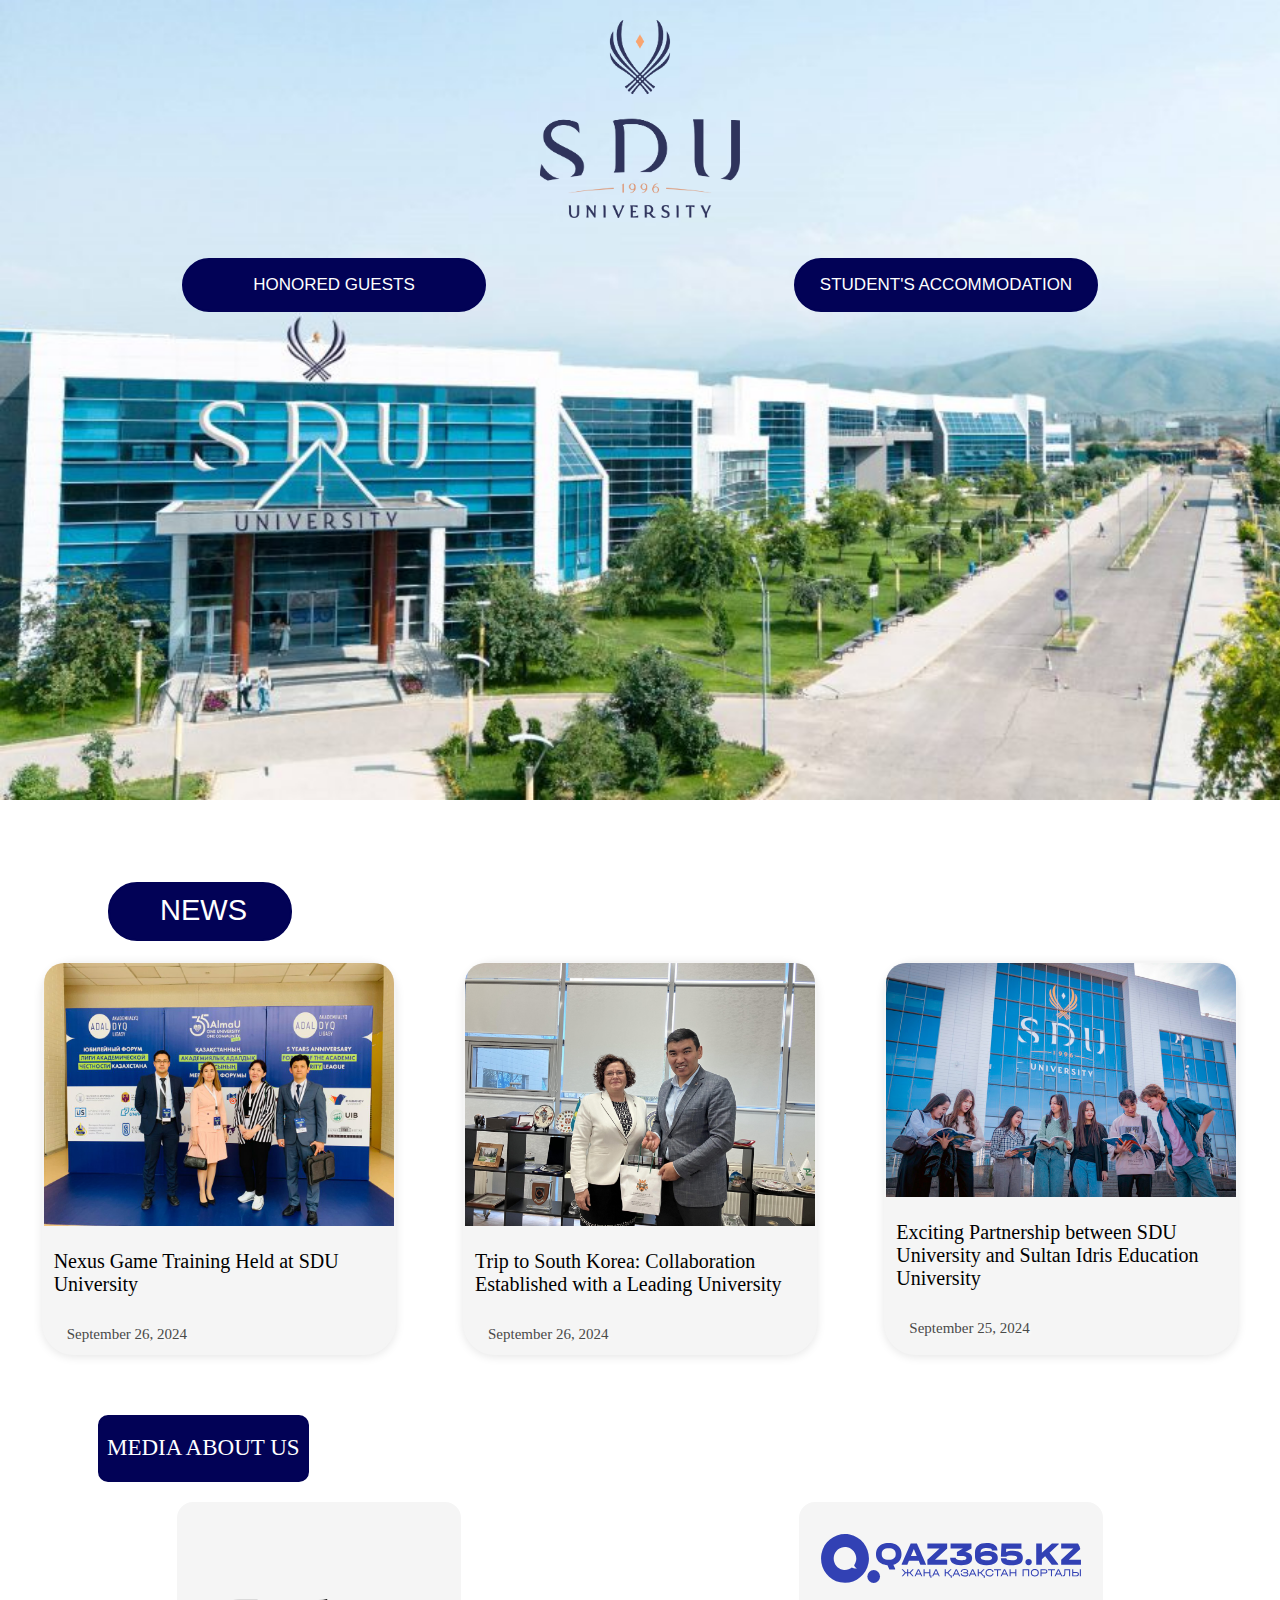
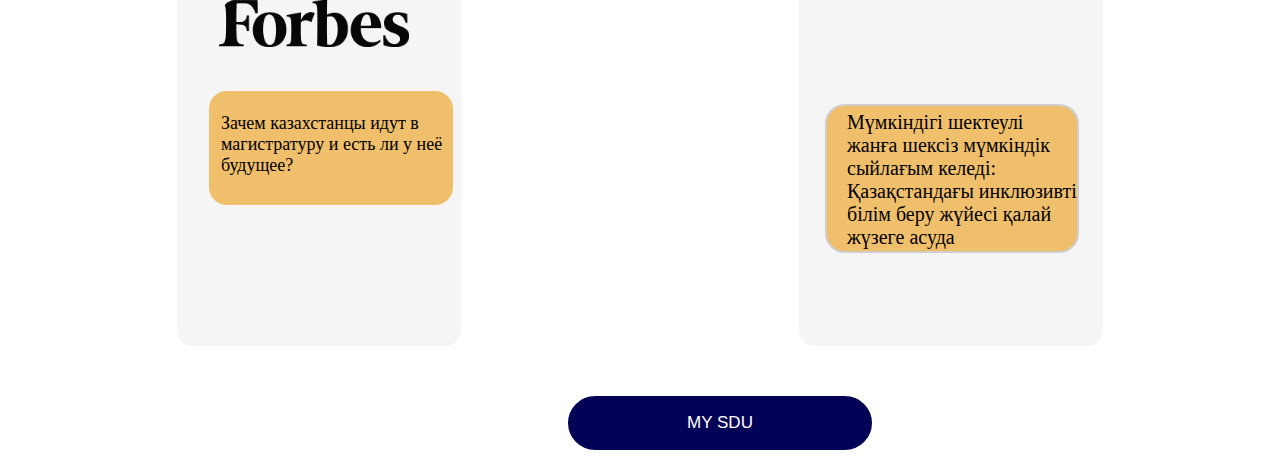
<file: index.html>
<!DOCTYPE html>
<html>
<head>
    <meta charset="UTF-8" />
    <title>project</title>
    <link rel="stylesheet" href="style.css">
    <link rel="preconnect" href="https://fonts.googleapis.com">
<link rel="preconnect" href="https://fonts.gstatic.com" crossorigin>
<link href="https://fonts.googleapis.com/css2?family=Archivo+Black&family=Gowun+Batang:wght@400;700&display=swap" rel="stylesheet">
    <style>
        .forbes2 a {
            text-decoration: none; 
            color: black;
        }
        
        .forbes2 a:hover {
            text-decoration: underline; 
        }
        ::selection {
            background-color:rgb(2, 2, 86);
            color: white;
        }

        ::-moz-selection {
            background-color: rgb(2, 2, 86); 
            color: white;
        }
        .text8 a {
            text-decoration: none; 
            color: black;
        }
        
        .text8 a:hover {
            text-decoration: underline; 
        }
        .second a {
            text-decoration: none; 
            color: rgb(255, 255, 255);
        }
        
        .second a:hover {
            text-decoration: underline; 
        }
        .first a {
            text-decoration: none; 
            color: rgb(255, 255, 255);
        }
        
        .first a:hover {
            text-decoration: underline; 
        }
        .mysdu a {
            text-decoration: none; 
            color: rgb(255, 255, 255);
        }
        
        .mysdu a:hover {
            text-decoration: underline; 
        }
    </style>
   
</head>
<body>
    <div class="logo">
        <img src="logo.png" width="200px"; height="200px">
    </div>
    <div class="flex">
<div class="first">
   <a href="about.html">HONORED GUESTS</a>
</div>
<div class="second">
   <a href="dormitary.html">STUDENT'S ACCOMMODATION</a>
</div>
</div>
<div class="news">
    NEWS
</div>
<div class="flex2">
    <div class="container"> 
        <div class="image2">
            <img src="90a2396d-acd1-4391-a703-4420e5553796-1-1024x768.jpg" width="350px"; height="250px"; border-radius="50%">
           </div>
            <div class="text2">
                Nexus Game Training Held at SDU University
</div>
   <div class="text3">
September 26, 2024
   </div>
</div>
<div class="container2">
    <img src="unnamed-1-scaled-1.jpg" height="250px"; width="350px">
    <div class="text4">
        Trip to South Korea: Collaboration Established with a Leading University
    </div>
    <div class="text5">
        September 26, 2024
    </div>
</div>
<div class="container3">
    <img src="7b1632dc-b879-4c30-9130-487038e5043b.jpg" width="350px"; height="250px">
    <div class="text6">
        Exciting Partnership between SDU University and Sultan Idris Education University
    </div>
    <div class="text7">
        September 25, 2024
    </div>
</div>
</div>
<div class="media">
    MEDIA ABOUT US
</div>
<div class="flex3">
<div class="forbes">
    <div class="img">
    <img src="1684047438forbes-logo-png.png" height="35px"; width="150px">
   </div>
    <div class="forbes2">
       <a href="https://forbes.kz/articles/est_li_buduschee_u_magistraturyi_v_kazahstane">Зачем казахстанцы идут в <br>магистратуру и есть ли у неё будущее?</a>
    </div>
</div>
<div class="vlast">
    <div class="img3">
<img src="365-logo.svg">
    </div>
    <div class="text8">
       <a href="https://qaz365.kz/education/6872-mumkindigi-shekteuli-zhanga-sheksiz-mumkindik-syilagym-keledi-kazakstandagy-inkliuzivti-bilim-beru-zhuiesi-kalai-zhuzege-asuda/"> Мүмкіндігі шектеулі жанға шексіз мүмкіндік сыйлағым келеді: Қазақстандағы инклюзивті білім беру жүйесі қалай жүзеге асуда</a>
    </div>
</div>
</div>
<div class="mysdu">
    <a href="mysdu.html">MY SDU</a>
</div>










</body>
</html>
</file>
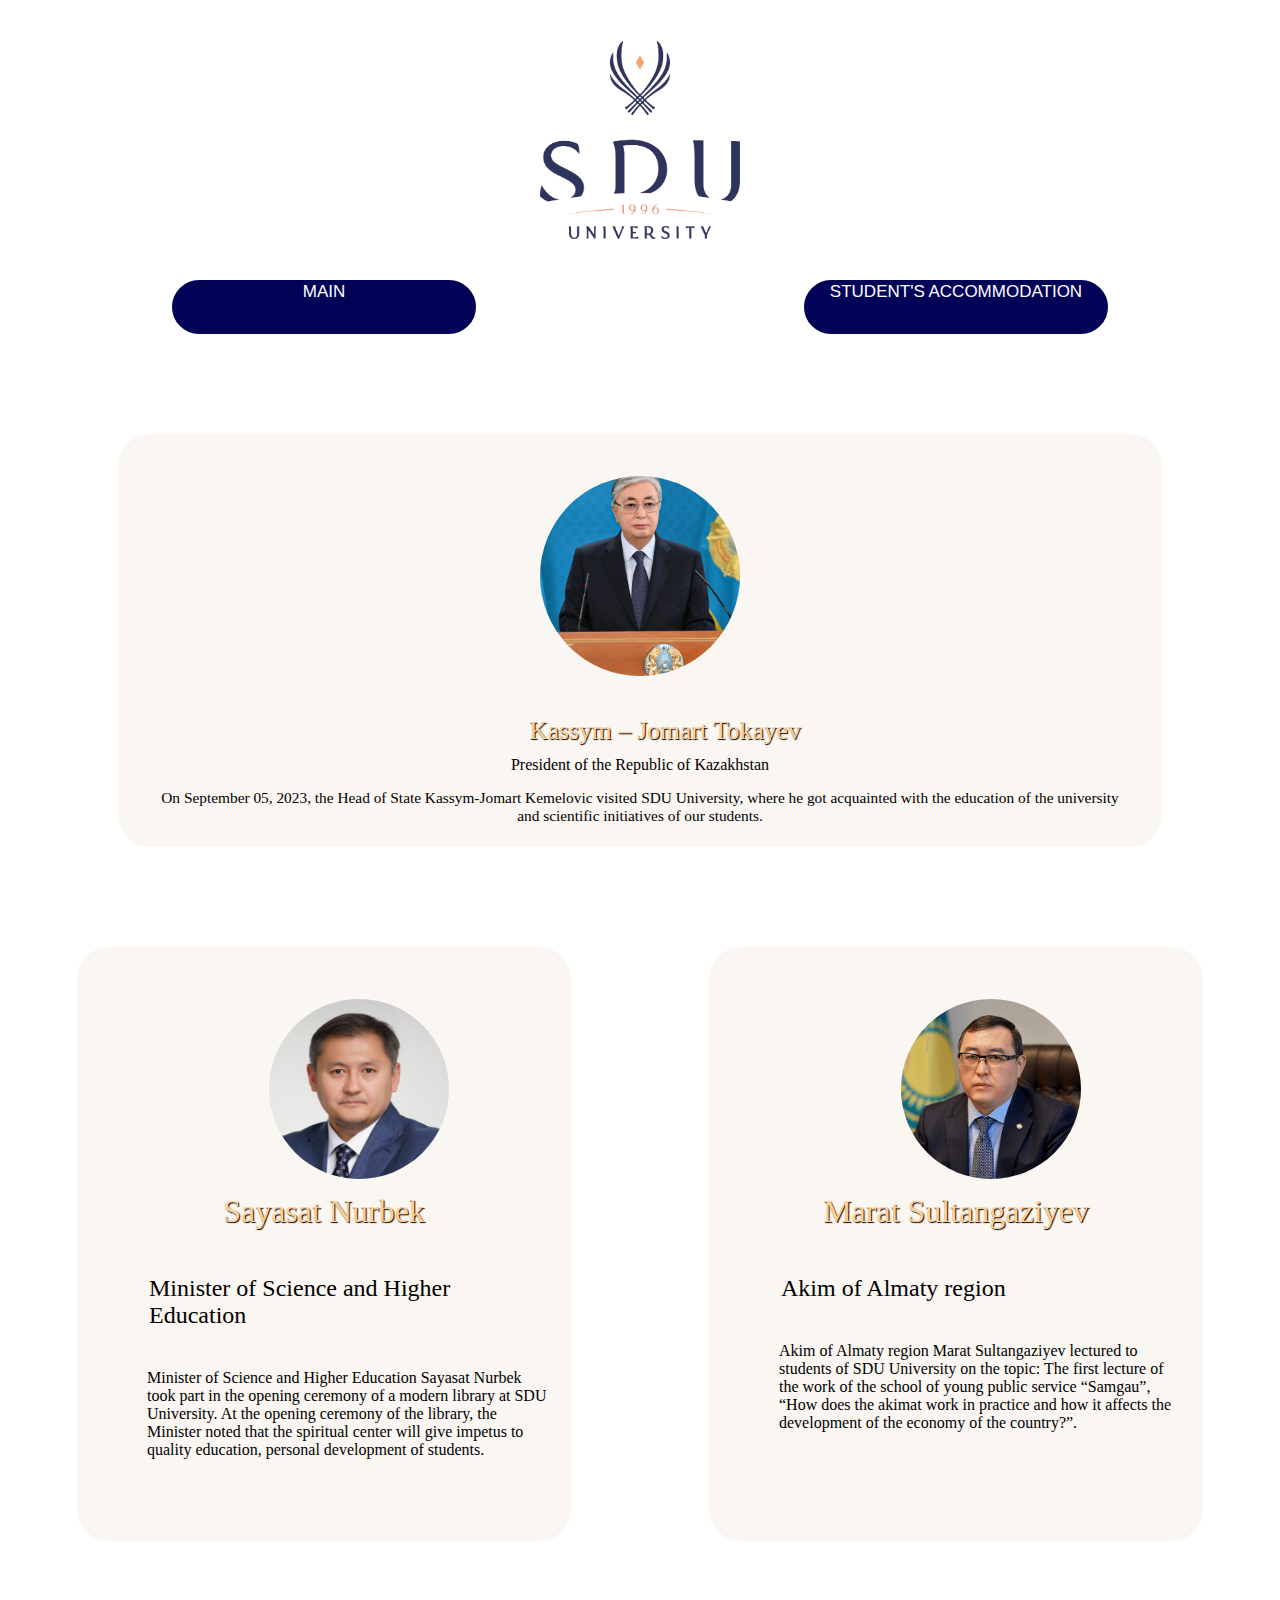
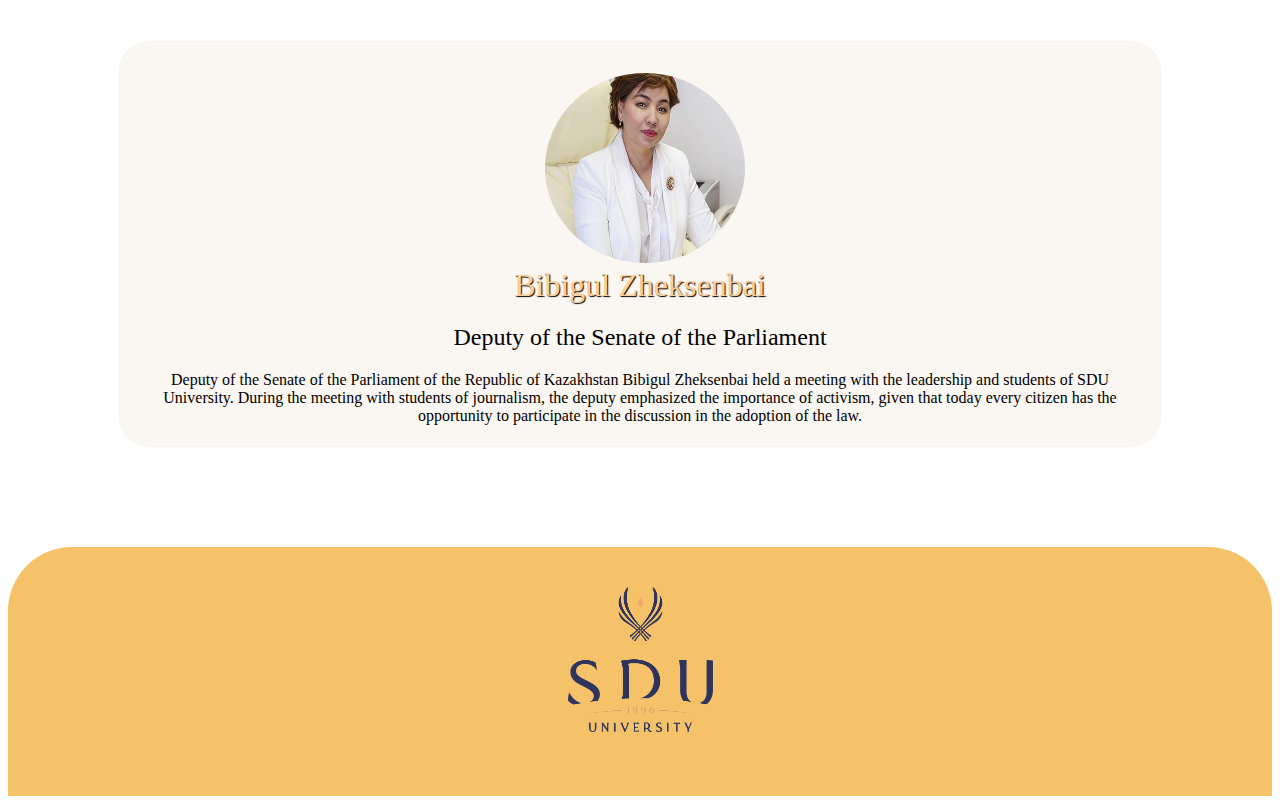
<file: about.html>
<!DOCTYPE html>
<html>

<head>
    <meta charset="UTF-8" />
    <title>title</title>
    <link rel="stylesheet" href="about.css">
    <link rel="preconnect" href="https://fonts.googleapis.com">
    <link rel="preconnect" href="https://fonts.gstatic.com" crossorigin>
    <link href="https://fonts.googleapis.com/css2?family=Archivo+Black&family=Gowun+Batang:wght@400;700&display=swap"
        rel="stylesheet">
    <style>
        .first a {
            text-decoration: none;
            color: rgb(255, 255, 255);
        }

        .first a:hover {
            text-decoration: underline;
        }

        .second a {
            text-decoration: none;
            color: rgb(255, 255, 255);
        }

        .second a:hover {
            text-decoration: underline;
        }
    </style>
</head>

<body>
    <div class="logo">
        <img src="logo.png" width="200px" ; height="200px">
    </div>
    <div class="container">
    <div class="first">
        <a href="index.html"> MAIN</a>
    </div>
    <div class="second">
        <a href="dormitary.html">STUDENT'S ACCOMMODATION</a>
    </div>
    </div>
    <div class="Honored">
        <img src="2209.jpg.webp" class="img">
        <div class="name">
            Kassym – Jomart Tokayev
        </div>
        <div class="name2">
            President of the Republic of Kazakhstan
        </div>
        <div class="name3">
            On September 05, 2023, the Head of State Kassym-Jomart Kemelovic visited SDU University, where he got
            acquainted with the education of the university and scientific initiatives of our students.
        </div>
    </div>
    <div class="flex">
        <div class="sayasat">
            <img src="portrait-nurbek-sayasat-2.jpg" class="saya">
            <div class="saya2">
                Sayasat Nurbek
            </div>
            <div class="saya3">
                Minister of Science and Higher Education
            </div>
            <div class="saya4">
                Minister of Science and Higher Education Sayasat Nurbek took part in the opening ceremony of a modern
                library at SDU University. At the opening ceremony of the library, the Minister noted that the spiritual
                center will give impetus to quality education, personal development of students.
            </div>
        </div>
        <div class="marat">
            <img src="ezgif.com-gif-maker-8.png" class="mara">
            <div class="marat2">
                Marat Sultangaziyev
            </div>
            <div class="marat3">
                Akim of Almaty region
            </div>
            <div class="marat4">
                Akim of Almaty region Marat Sultangaziyev lectured to students of SDU University on the topic:
                The first lecture of the work of the school of young public service “Samgau”, “How does the akimat work
                in practice and how it affects the development of the economy of the country?”.
            </div>
        </div>
    </div>
    <div class="bika">
        <img src="bika.jpg" class="bikap">
        <div class="bika2">
            Bibigul Zheksenbai
        </div>
        <div class="bika3">
            Deputy of the Senate of the Parliament
        </div>
        <div class="bika4">
            Deputy of the Senate of the Parliament of the Republic of Kazakhstan Bibigul Zheksenbai held a meeting with
            the leadership and students of SDU University. During the meeting with students of journalism, the deputy
            emphasized the importance of activism, given that today every citizen has the opportunity to participate in
            the discussion in the adoption of the law.
        </div>
    </div>
    <div class="footer">
        <div class="image4">
            <img src="logo.png" width="145px" ; height="145px">
        </div>
    </div>















</body>

</htm
</file>
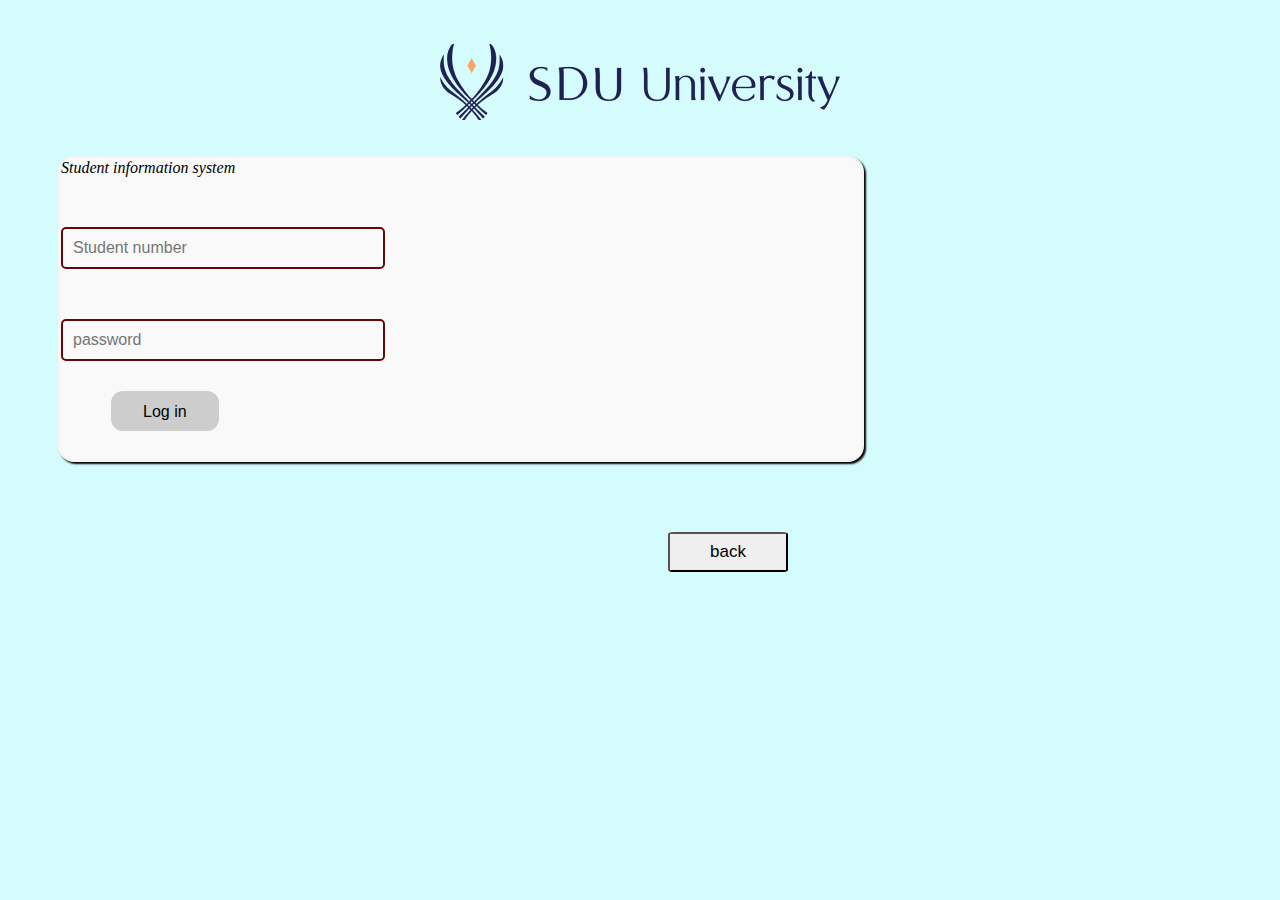
<file: mysdu.html>
<!DOCTYPE html>
<html>

<head>
    <meta charset="UTF-8" />
    <title>title</title>
    <link rel="stylesheet" href="my.css">
    <style>
        .styled-input {
            width: 300px;
            padding: 10px;
            font-size: 16px;
            border: 2px solid #630a09;
            border-radius: 5px;
            background-color: #f9f9f9;
            color: #333;
            margin-left: -50px;
        }

        .styled-input:focus {
            border-color: #555;
            outline: none;
        }
    </style>
</head>

<body>
    <div class="image">
        <img src="login-logo-ps.png">
    </div>
    <div class="container">
        <div class="student">
            <em>Student information system</em>
        </div>
        <div class="username">
            <input type="text" placeholder="Student number" class="styled-input">
        </div>
        <div class="password">
            <input type="password" placeholder="password" class="input2">
        </div>
        <input type="button" value="Log in" class="styled-button">
    </div>
    <div class="back">
        <button onclick="history.back()" class="back-button">back</button>
    </div>












</body>

</html>
</file>
<file: style.css>
.logo {
    display: flex;                
    justify-content: center;      
    align-items: center;         
    margin: 20px 0;             
}

.logo img {
    width: 20vw;                  
    height: auto;                  
    max-width: 200px;            
    object-fit: cover;           
}


@media (max-width: 768px) {
    .logo img {
        width: 30vw;              
        max-width: 150px;        
    }
}

@media (max-width: 480px) {
    .logo img {
        width: 40vw;            
        max-width: 100px;         
    }
}
/*.first{ 
    font-size: 17px;
    border: 2px solid rgb(2, 2, 86);
    background-color: rgb(2, 2, 86);
    border-radius: 2em;
    color: white;
    width: 300px;
    height: 30px;
    padding-top: 10px;
    text-align: center;
    font-family: 'Trebuchet MS', 'Lucida Sans Unicode', 'Lucida Grande', 'Lucida Sans', Arial, sans-serif;
}
.second{
    padding-left: 55px;
    font-size: 17px;
    border: 2px solid rgb(2, 2, 86);
    background-color: rgb(2, 2, 86);
    border-radius: 2em;
    color: white;
    width: 300px;
    height: 30px;
    padding-top: 10px;
    font-family: 'Trebuchet MS', 'Lucida Sans Unicode', 'Lucida Grande', 'Lucida Sans', Arial, sans-serif;
}*/
.flex {
    display: flex; 
    justify-content: space-around; 
    align-items: center; 
    padding: 20px;  
}

.first, .second {
    font-size: 17px; 
    border: 2px solid rgb(2, 2, 86);
    background-color: rgb(2, 2, 86); 
    border-radius: 2em; 
    color: white; 
    width: 300px;
    height: 50px; 
    display: flex; 
    justify-content: center; 
    align-items: center;
    text-align: center;
    font-family: 'Trebuchet MS', 'Lucida Sans Unicode', 'Lucida Grande', 'Lucida Sans', Arial, sans-serif; /* Шрифт */
    text-decoration: none;
    transition: background-color 0.3s;
}


.first a:hover, .second a:hover {
    background-color: rgba(255, 255, 255, 0.3); 
}

@media (max-width: 768px) {
    .flex {
        flex-direction: column; 
        align-items: stretch;
    }
    .first, .second {
        width: 100%; 
        margin-bottom: 10px;
    }
}
.language{
    margin-left: 1270px;
    margin-top: -20px;;
}
body{
    background-image: url(sdu-photo-1024x576.jpeg);
    background-repeat: no-repeat;
    background-size: 1500px 800px;
}
@media (max-width: 768px) {
    body {
        background-size:auto;
        background-position: top; /* Сместим изображение вверх */
    }
}
.news{
    font-size: 29px;
    margin-top: 550px;
    margin-left: 100px;
    border: 2px solid rgb(2, 2, 86);
    background-color: rgb(2, 2, 86);
    width: 130px;
    height: 45px;
    border-radius: 1em;
    color: white;
    font-family: 'Trebuchet MS', 'Lucida Sans Unicode', 'Lucida Grande', 'Lucida Sans', Arial, sans-serif;
padding-left: 50px;
padding-top: 10px;
}
@media (max-width: 768px) {
    .news {
        font-size: 24px; 
        width: 30%; 
        height: auto; 
        padding: 13px;
        text-align: center;
        margin-left: -5px;
    }
}

/*.container{
  border: 2px solid whitesmoke;
  width: 350px;
  height: 390px;
  font-size: 19px;
  padding-top: 0px;
  background-color: whitesmoke;
  border-radius: 2em;
 
}
.text2{
padding-top: 20px;
padding-left: 10px;
}
img{
    border-top-right-radius:  20px;
    border-top-left-radius: 20PX;
}
.text3{
   padding-top:35px;
   font-size: 15px;
   padding-left: 23px;
   color:rgb(74, 74, 73);
   text-shadow: 2px 2px 2px solid;

}
.container2{
    border: 2px solid whitesmoke;
    width: 350px;
    height: 390px;
    border-radius: 2em;
    background-color: whitesmoke;
}
.text4{
    padding-top: 20px;
    padding-left: 10px;
    font-size: 20px;
}
.text5{
    padding-top:35px;
    font-size: 15px;
    padding-left: 23px;
    color:rgb(74, 74, 73);
    text-shadow: 2px 2px 2px solid;
}
.container3{
    border: 2px solid whitesmoke;
    border-radius: 2em;
    width: 350px;
    height: 390px;
    background-color: whitesmoke;

}
.text6{
    padding-top: 20px;
    padding-left: 10px;
    font-size: 20px;
}
.text7{
    padding-top:13px;
    font-size: 15px;
    padding-left: 23px;
    color:rgb(74, 74, 73);
    text-shadow: 2px 2px 2px solid;
}*/

.container, .container2, .container3 {
    border: 2px solid whitesmoke;
    width: 350px; 
    height: 390px; 
    background-color: whitesmoke;
    border-radius: 2em;
    box-shadow: 0 2px 10px rgba(0, 0, 0, 0.1); 
    margin: 20px; 
}


img {
    width: 100%; 
    height: auto; 
    border-top-right-radius: 20px; 
    border-top-left-radius: 20px;
}


.text2, .text4, .text6 {
    padding: 20px 10px 0; 
    font-size: 20px; 
}

.text3, .text5, .text7 {
    padding-left: 23px;
    color: rgb(74, 74, 73); 
    font-size: 15px; 
    text-shadow: 2px 2px 2px rgba(255, 255, 255, 0.5); 
}
.text3{
    margin-top: 30px;
}
.text5{
margin-top: 30px;
}
.text7{
    margin-top: 30px;
}


@media (max-width: 768px) {
    .container, .container2, .container3 {
        width: 90%; 
        height: auto;
    }
    .text3{
        margin-top: 70px;
    }
    .text5{
        margin-top: 40px;
    }
    .text7{
        margin-top: 6px;
    }
}
.media{
    border: 2px solid rgb(2, 2, 86);
    background-color: rgb(2, 2, 86);
    border-radius: 10px;
    width: 200px;
    height:45px;
    color: white;
    margin-left: 90px;
    margin-top: 40px;
    font-size: 23px;
    padding-top: 18px;
    padding-left: 7px;
}
@media (max-width: 768px) {
    .media {
        width: 30%; 
        font-size: 20px; 
        padding: 10px; 
        margin-left: -6px;
        text-align: center;
    }
}
.forbes{
border: 2px solid whitesmoke;
width: 280px;
height: 390px;
border-radius: 1em;
background-color: whitesmoke;
padding-top: 50px;
}
.forbes2{
    border: 2px solid rgb(239, 191, 108);
    width: 230px;
    height: 90px;
    font-size: 16px;
    padding-left: 10px;
    font-size: 18px;
    padding-top: 20px;
    margin-top: 40px;
    margin-left: 30px;
    background-color:rgb(239, 191, 108);
    border-radius: 1em;
    text-decoration: none;


}
.img{
    padding-left: 40px;
    padding-top: 45px;
    margin-right: 50px;
}
.nadpis{
font-size: 45px;
color: black;
}
.vlast{
    border: 2px solid whitesmoke;
    width: 280px;
height: 410px;
border-radius: 1em;
background-color: whitesmoke;
}
.archivo-black-regular {
    font-family: "Archivo Black", sans-serif;
    font-weight: 400;
    font-style: normal;
  }
  .gowun-batang-regular {
    font-family: "Gowun Batang", serif;
    font-weight: 400;
    font-style: normal;
  }
  
  .gowun-batang-bold {
    font-family: "Gowun Batang", serif;
    font-weight: 700;
    font-style: normal;
  }
  .vlast{
    padding-left: 20px;
    padding-top: 30px;
    height: 410px;
    background-color: whitesmoke;
  }
  .text8{
   margin-top: 70px;
   font-size: 20px;
   border: 2px solid rgb(209, 205, 205);
   margin-left: 4px;
background-color: rgb(239, 191, 108);
border-radius: 1em;
height: 140px;
align-items: center;
padding-top: 5px;
padding-left: 20px;
text-decoration: none;
width:230px;

  }
  @media (max-width: 768px) {
    .forbes {
        width: 90%; 
        height: auto; 
    }

    .forbes2 {
        width: 80%;
        margin-left: 0; 
    }

    .vlast {
        padding-left: 10px;
        padding-top: 20px; 
        height: auto;      
    }

    .text8 {
        width: 80%; 
        margin-left: 0;
    }
}

@media (max-width: 480px) {
    .text8 {
        font-size: 18px; 
        height: auto; 
}
}
    .footer {
        display: flex;
        justify-content: space-between;
        background-color: rgb(245, 194, 106);
        padding: 40px;
        border-top-right-radius: 4em;
        border-top-left-radius: 4em;
        margin-top: 50px;
    }
    .footer-column {
        display: flex;
        flex-basis: 15%;
        justify-content: center;
        align-items: center;
        margin-left: 550px;
    }
    @media (max-width: 768px) {
        .footer-column {
            flex-basis: 100%; 
            margin: 20px 0; 
            margin-left: -100px;
        }
    }
 .sdu{
padding-top: 60px;
padding-left: 100px;
font-size: 14px;
color:rgb(2, 2, 86)
 }
 .image4{
    padding-left: 100px;
    padding-top: 80px;
    
 }
 .sp{
    padding-left: 600px;
    font-size: 20px;
   margin-top: -220px;
   line-height: 2;
 }
 .fn{
    padding-left: 1110px;
    font-size: 20px;
   margin-top: -220px;
   line-height: 2;
 }
 .button{
    width: 500px;
    height: 100px;
    cursor: pointer;
   background-color: rgb(2, 2, 86);
   border-radius: 2em;
   color:white;
   font-size: 14px;
   font-family:'Lucida Sans', 'Lucida Sans Regular', 'Lucida Grande', 'Lucida Sans Unicode', Geneva, Verdana, sans-serif;
   margin-left: 700px;
   margin-top: 100px;
   padding: 10px;
 }
 .mysdu{
    display: flex;
    justify-content: center;
    align-items: center;
    font-size: 17px;
    border: 2px solid rgb(2, 2, 86);
    background-color: rgb(2, 2, 86);
    border-radius: 2em;
    color: white;
    width: 300px;
    height: 30px;
    text-align: center;
    justify-content: center;
    padding-top: 10px;
    font-family: 'Trebuchet MS', 'Lucida Sans Unicode', 'Lucida Grande', 'Lucida Sans', Arial, sans-serif;
    margin-top: 50px;
    margin-left: 560px;
    padding-bottom: 10px;
    
 }
 /*@media (max-width: 768px) {
    .mysdu {
        width: 80%;           
        font-size: 15px;     
        height: 45px;        
        margin-top: 30px;    
    }
}

@media (max-width: 480px) {
    .mysdu {
        font-size: 14px;     
        height: 40px;        
        margin-top: 20px;  
    }
}*/
 /*.flex{
    display: flex;
    justify-content: space-around;
    align-content: center;
 }*/
 @media (max-width: 768px) {
    .mysdu {
        display: flex;
        width: 80%;           
        font-size: 15px;     
        height: 45px;        
        margin-top: 30px;  
       margin-left: 30px;
    }
}

@media (max-width: 480px) {
    .mysdu {
        display: flex;
        font-size: 14px;     
        height: 40px;        
        margin-top: 20px;    
        margin-left: 30px;
    }
}
 .flex2{
    display: flex;
    justify-content: space-around;
    align-content: center;
 }
.flex3{
    display: flex;
    justify-content: space-around;
    align-content: center;
    margin-top: 20px;
}
.img3{
    margin-right: 20px;
    height: 200px;
    margin-bottom: -100px;

}
</file>
<file: about.css>
.logo {
    display: flex; 
    justify-content: center; 
    align-items: center; 
    margin-top: 40px; 
    margin-bottom: 40px; 
}

.logo img {
    width: 200px;
    height: 200px;
    object-fit: contain; 
}


@media (max-width: 768px) {
    .logo img {
        width: 150px;
        height: 150px; 
    }
}
.first{ 
    font-size: 17px;
    border: 2px solid rgb(2, 2, 86);
    background-color: rgb(2, 2, 86);
    border-radius: 2em;
    color: white;
    width: 300px;
    height: 50px; 
    text-align: center;
    justify-content: center;
    display: flex;
    align-items: center;
    text-align: center;
    font-family: 'Trebuchet MS', 'Lucida Sans Unicode', 'Lucida Grande', 'Lucida Sans', Arial, sans-serif;
}
.second{
    font-size: 17px;
  border: 2px solid rgb(2, 2, 86);
  background-color: rgb(2, 2, 86);
  border-radius: 2em;
  color: white;
  width: 300px;
  height: 50px; 
  text-align: center;
  justify-content: center;
  display: flex;
  align-items: center;
  text-align: center;
  font-family: 'Trebuchet MS', 'Lucida Sans Unicode', 'Lucida Grande', 'Lucida Sans', Arial, sans-serif;
}


.container {
    display: flex;
    justify-content: space-around;
    align-items: center;
    margin-top: 20px;
}
.first a, .second a {
    text-decoration: none;
    color: white;
    display: block;
    width: 100%;
    height: 100%;
    text-align: center;
}

.first:hover, .second:hover {
    background-color: rgba(2, 2, 86, 0.8);
}

@media (max-width: 768px) {
    .container {
        flex-direction: column;
        gap: 10px; 
    }
    .first, .main {
        width: 100%; 
        font-size: 16px; 
        height: 45px; 
    }
  }
.img{
    border-radius: 100%;
    width: 200px;
    height: 200px;
    margin-left: 400px;
    margin-top: 160px;
    margin-top: 20px;
}
.name{
    color:rgb(250, 207, 155);
    font-size: 30px;
    padding-top: 20px;
    margin-left: 50px;
    text-shadow: 1px 1px 1px black;
}
.flex{
    display: flex;
    justify-content: space-around;
    align-content: center;
    margin-top: 50px;
}
@media (max-width: 768px) {
    .first, .second, .sayasat, .marat, .bika {
        width: 90%; 
        margin: 10px auto; 
    }
    .marat{
        margin-top: 100px;
    }
}

.Honored {
    margin: 100px auto;
    border: 2px solid rgb(250, 246, 241);
    border-radius: 2em;
    padding: 20px; 
    background-color: rgb(250, 246, 241);
    max-width: 1000px; 
    width: 90%; 
    text-align: center; 
}

.img {
    border-radius: 100%;
    max-width: 100%; 
    height: auto; 
    display: block; 
    margin: 20px auto; 
}

.name {
    color: rgb(250, 207, 155);
    font-size: 2vw; 
    padding-top: 20px;
    text-shadow: 1px 1px 1px black;
}

.name2 {
    font-size: 1.2yw; 
    margin-top: 10px; 
}

.name3 {
    font-size: 1.2vw;
    margin-top: 15px; 
    padding: 0 10px;
}
@media (max-width: 768px) {
 .name2, .name3 {
        font-size: 2vw; 
    .name{
        font-size: 2vw;
    }
}
}
.flex {
    display: flex;
    justify-content: space-around; 
    flex-wrap: wrap; 
}

/*.sayasat, .marat {
    border: 2px solid rgb(250, 246, 241);
    border-radius: 2em;
    background-color: rgb(250, 246, 241);
    width: 300px; 
    margin: 20px; 
    text-align: center; 
    padding: 20px; 
}

.saya, .mara {
    border-radius: 100%;
    max-width: 100%; 
    height: auto; 
    margin-bottom: 10px; 
}
.saya2, .marat2 {
    color: rgb(250, 207, 155);
    font-size: 3vw; 
    text-shadow: 1px 1px 1px black;
    margin-top: 10px;
}

.saya3, .marat3 {
    font-size: 2.5vw; 
    margin-top: 5px; 

.saya4, .marat4 {
    font-size: 2vw; 
    margin-top: 10px; 
    padding: 0 10px; 
}*/
.saya {
    border-radius: 100%;
    height: 180px;
    width: 180px;
    margin-left: 170px;
    margin-top: 30px;
}

.sayasat {
    border: 2px solid rgb(250, 246, 241);
    border-radius: 2em;
    background-color: rgb(250, 246, 241);
    width: 450px;
    height: 550px;
    padding: 20px; 
}

.saya2 {
    color: rgb(250, 207, 155);
    font-size: 2em; 
    text-shadow: 1px 1px 1px black;
    text-align: center;
    
    border-radius: 0.5em; 
    padding: 10px; 
}

.saya3 {
    margin-top: 35px;
    font-size: 1.5em; 
    margin-left: 50px;
}

.saya4 {
    margin-top: 40px;
    margin-left: 48px;
    font-size: 1em; 
}

.mara {
    border-radius: 100%;
    height: 180px;
    width: 180px;
    margin-left: 170px;
    margin-top: 30px;
}

.marat {
    border: 2px solid rgb(250, 246, 241);
    border-radius: 2em;
    background-color: rgb(250, 246, 241);
    width: 450px;
    height: 550px;
    padding: 20px; 
}

.marat2 {
    color: rgb(250, 207, 155);
    font-size: 2em; 
    text-shadow: 1px 1px 1px black;
    text-align: center;
    border-radius: 0.5em;
    padding: 10px; 
}

.marat3 {
    margin-top: 35px;
    font-size: 1.5em; 
    margin-left: 50px;
}

.marat4 {
    margin-top: 40px;
    margin-left: 48px;
    font-size: 1em; 
}
@media (max-width: 768px) {
    .saya2, .marat2 {
        font-size: 1.2em; 
        
    }

    .saya3, .marat3, .saya4, .marat4 {
        font-size: 1em; /
    }
}
.bikap {
    border-radius: 100%;
    height: 190px;
    width: 200px;
    margin-left: 10px;
    margin-top: 160px;
    margin-top: 10px;
}

/*.bika {
    margin-left: 200px;
    border: 2px solid rgb(250, 246, 241);
    border-radius: 2em;
    margin-top: 100px;
    padding: 20px; 
    height: auto;
    width: 100%;
    max-width: 1000px;
    background-color: rgb(250, 246, 241);
    text-align: center;
}*/
.bika{margin: 100px auto;
border: 2px solid rgb(250, 246, 241);
border-radius: 2em;
padding: 20px; 
background-color: rgb(250, 246, 241);
max-width: 1000px; 
width: 90%; 
text-align: center;
}

.bika2 {
    color: rgb(250, 207, 155);
    font-size: 2em; 
    text-shadow: 1px 1px 1px black;
}

.bika3 {
    margin-top: 20px;
    font-size: 1.5em; 
}

.bika4 {
    margin-top: 20px;
    font-size: 1em;
}


@media (max-width: 768px) {
    .bikap {
        width: 150px;
        height: 150px; 
    }

    .bika2, .bika3 {
        font-size: 1vw; 
    }

    .bika4 {
        font-size: 1vw; 
    }

    .bika {
        margin-left: -50px;
        width: auto; 
    }
}
/*.footer {
    background-color: rgb(245, 194, 106);
    padding: 40px; 
    border-top-right-radius: 4em;
    border-top-left-radius: 4em;
    display: flex; 
    flex-direction: column; 
    align-items: center; 
}

.footer-logo {
    width: 145px;
    height: 145px;
    margin-bottom: 20px; 
}

.sdu {
    font-size: 14px;
    color: rgb(2, 2, 86);
    text-align: center; 
    margin-top: -130px; 
    margin-right: 450px;
}

.sp{
    font-size: 16px;
    text-align: center; 
    margin-top: -80px; 
    margin-left: 480px;
}
.image4{
    display: flex;
    justify-content: start;
    align-content: start;
}*/
.footer {
    margin-top: 50px;
    background-color: rgb(245, 194, 106);
    padding: 40px;
    border-top-right-radius: 4em;
    border-top-left-radius: 4em;
    display: flex;
    flex-direction: column; 
    align-items: center; 
}

.image4 {
    margin-bottom: 20px; 
}

.sdu {
    font-size: 14px;
    color: rgb(2, 2, 86);
    text-align: center; 
    margin-bottom: 20px; 
}

.sp {
    font-size: 16px;
    text-align: center; 
    margin-top: 20px; 
}


@media (max-width: 768px) {
    .footer {
        padding: 20px; 
    }

    .image4 img {
        width: 100px;
        height: 100px; 
    }

    .sdu, .sp {
        font-size: 14px; 
    }
}
</file>
<file: my.css>
.image{
 display: flex;
 justify-content: center;
 align-items: center;
}
@media (mAX-width: 768px) {
  .image img {
      max-width: 500px;
  }
}

@media (mAX-width: 768px) {
  .image img {
      max-width: 700px;
  }
}
/*.container{
    margin-left: 520px;
    font-size: 20px;
    margin-top: 100px;
    border: 3px solid whitesmoke;
    width: 300px;
    height: 300px;
    padding-left: 90px;
    padding-top: 50px;
    background-color: #f9f9f9;
    border-radius: 1em;
    box-shadow: 2px 2px 2px black;
}*/
.container{
    display: block;
    justify-content: center; 
    align-items: center; 
    height: 100vh; 
    margin: 0; 
    border: 3px solid whitesmoke;
    width: 300px;
    height: 300px;
    background-color: #f9f9f9;
    border-radius: 1em;
    box-shadow: 2px 2px 2px black;
    width: 800px;
    margin-left: 50px;
}

.username {
    margin-top: 50px;
    font-size: 17px;
    margin-left: 50px;
}
.password{
    margin-top: 20px;
    margin-left: 50px;
}
.input2{
    width: 300px; 
    padding: 10px; 
    font-size: 16px; 
    border: 2px solid #630a09; 
    border-radius: 5px; 
    background-color: #f9f9f9; 
    color: #333; 
    margin-left: -50px;
    margin-top: 30px;
}
.styled-input:focus {
border-color: #555;
outline: none; 
}
.styled-button {
    background-color: #cccdcc; 
    border: none; 
    color: rgb(0, 0, 0); 
    padding: 15px 32px; 
    text-align: center; 
    text-decoration: none; 
    display: inline-block; 
    font-size: 16px;
    margin: 4px 2px; 
    cursor: pointer; 
    border-radius: 12px; 
    transition: background-color 0.3s ease;
    height: 40px; 
    padding-top: 12px;
    margin-top: 30px;
    margin-left: 50px;
    
}
  .styled-button:hover {
    background-color: #8e8e8e; 
  }

  .styled-button:active {
    background-color: #8c8c8c; 
    transform: scale(0.98); 
  }
  .back-button{
    width: 120px;
    height: 40px;
    margin-top: -200px;
    border-radius: 5%;
    font-size: 17px;
    cursor: pointer; 
    margin-left: 620px;
    margin-top: 650px;
  }
  .back{
    margin-top: -580px;
    margin-left: 40px;
  }
  body{
    background-color: rgb(213, 252, 252);
  }
  /*@media (max-width: 768px) {
    .container {
        width: 90%; 
        padding: 30px 15px; 
    }

    .username {
        font-size: 16px;
    }

    .input2 {
        font-size: 15px; 
    }

    .styled-button {
        font-size: 15px; 
    }
}

@media (max-width: 768px) {
    .container {
        padding: 20px 10px;
    }

    .username {
        font-size: 15px; 
    }

    .input2 {
        font-size: 14px; 
    }

    .styled-button {
        font-size: 14px; 
    }

    .back-button {
        font-size: 15px; 
        
    }
    .back-button {
      font-size: 15px; 
      margin-left: 500PX;
  }
}*/
/*@media (max-width: 768px) {
  .container {
      width: 90%; 
      padding: 30px 15px; 
  }
*/
@media (max-width: 768px) {
    .container {
        width: 80%; 
        padding: 10px; 
    }
}

@media (min-width: 769px) and (max-width: 1024px) {
    .container {
        width: 90%;
    }

  .username {
      font-size: 16px; 
  }

  .input2 {
      font-size: 15px;
  }

  .styled-button {
      font-size: 15px; 
  }
}

@media (max-width: 768px) {
  .container {
      padding: 20px 10px;
  }

  .username {
      font-size: 15px; 
  }

  .input2 {
      font-size: 14px; 
  }

  .styled-button {
      font-size: 14px; 
  }

  .back-button {
      font-size: 15px; 
      margin-left: 600px;
      margin-top: 640px;
  }
  @media (min-width: 1024px) {
    .container {
        margin-left: 0;
        width: 60%; 
        margin-right: -300px;
    }

.body{
    display: block;
    justify-content: center;
}
  }
}
</file>
